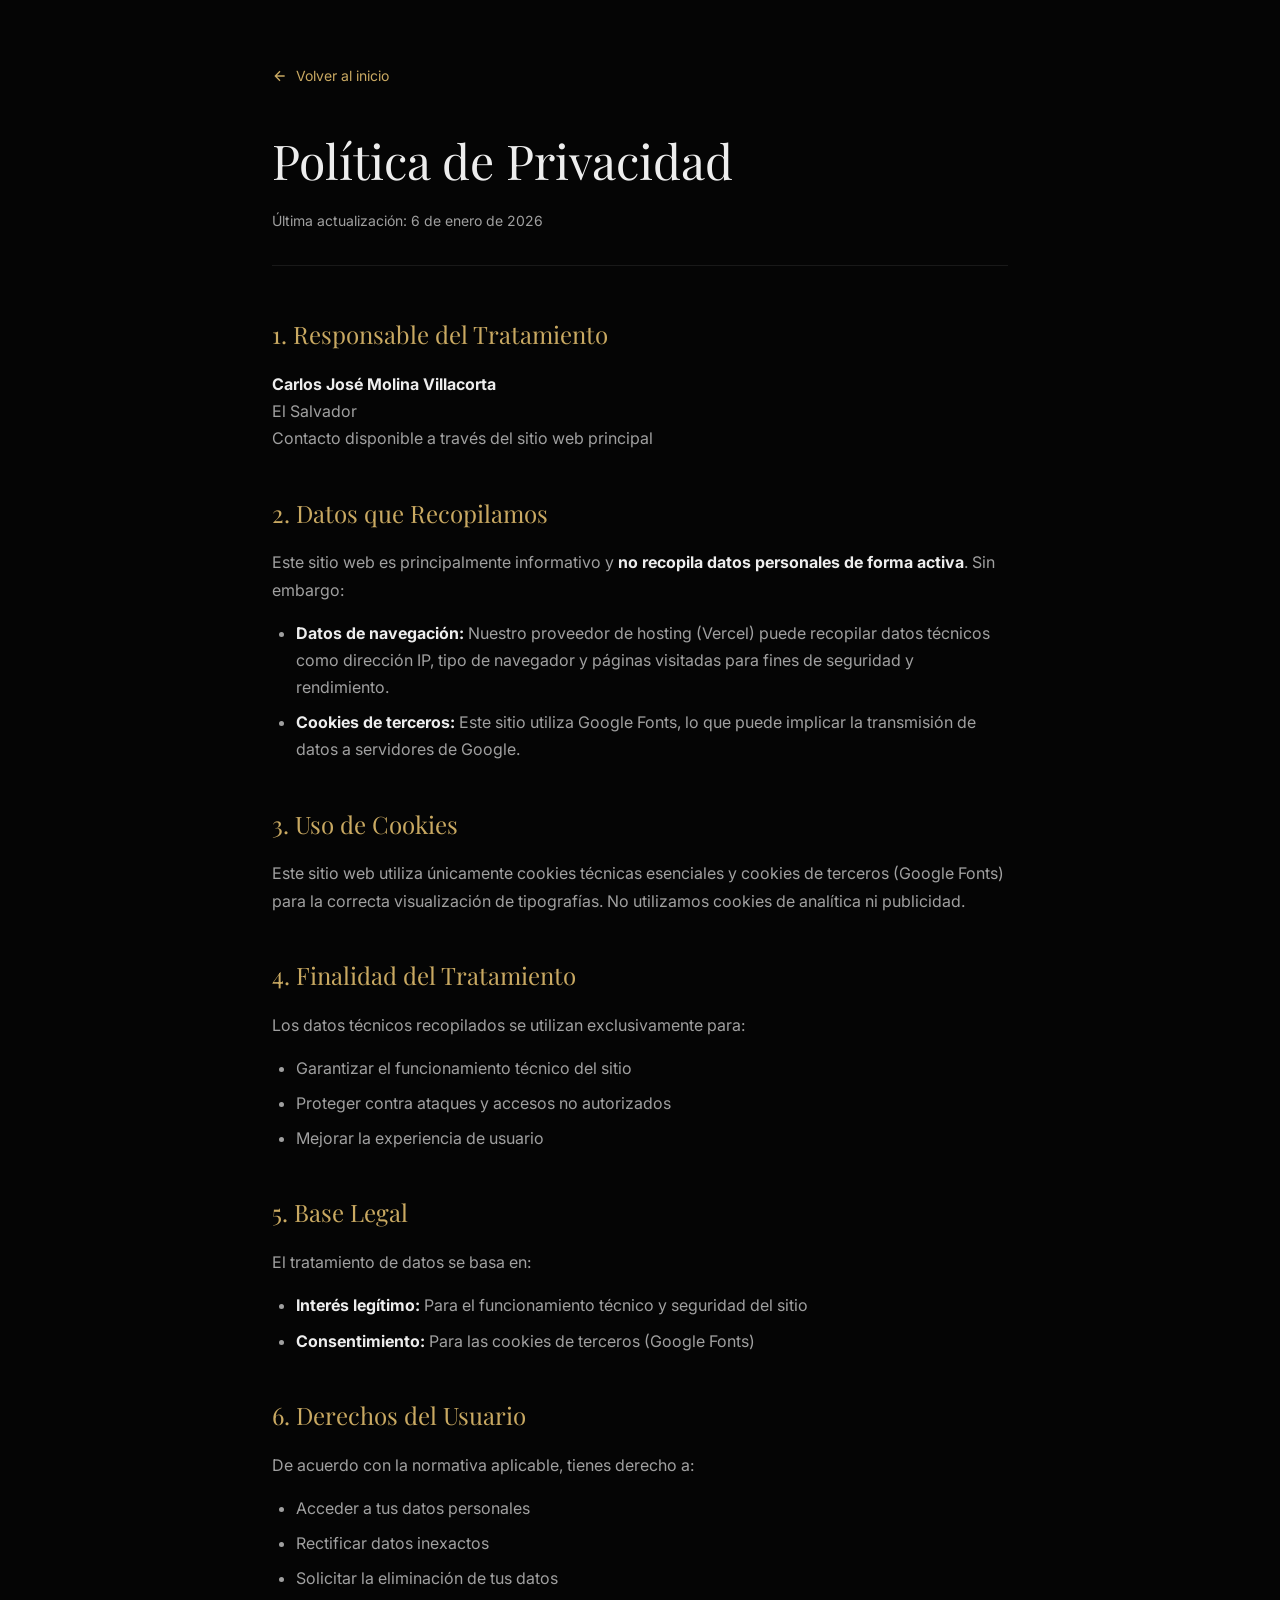
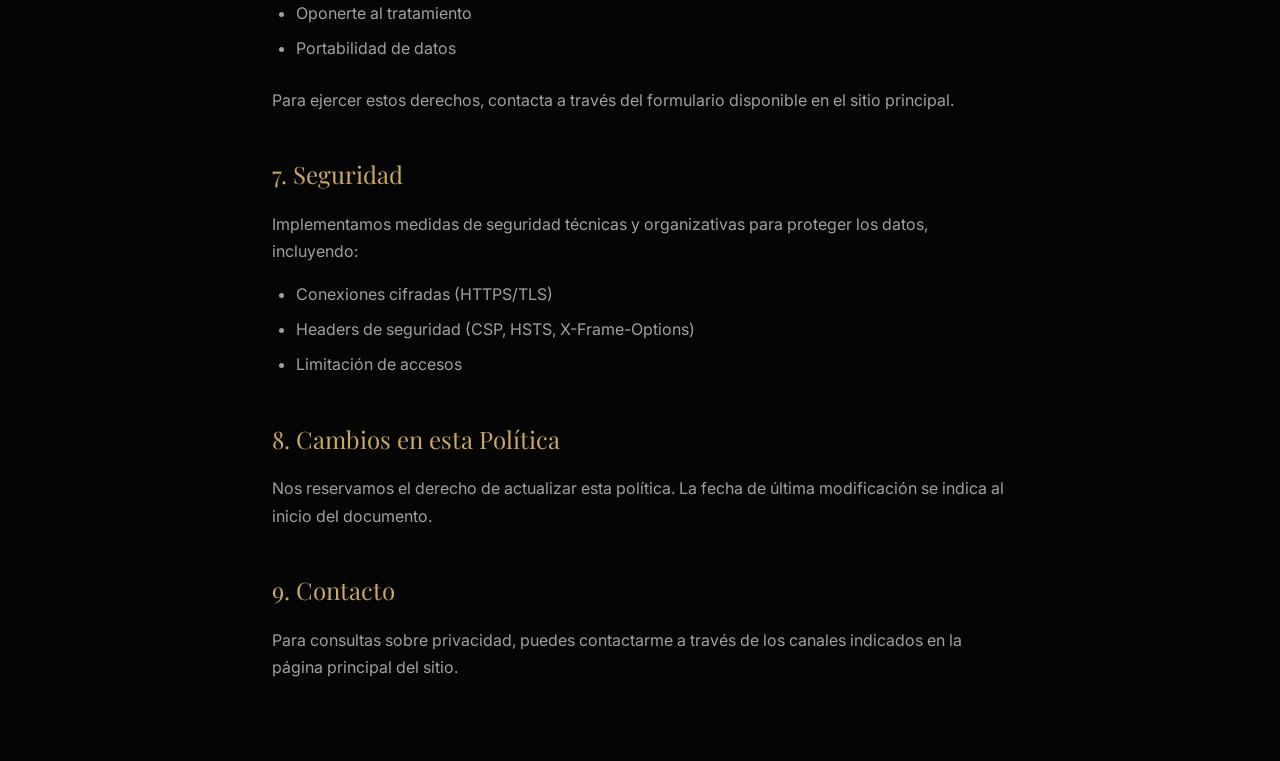
<file: templates/privacy.html>
<!DOCTYPE html>
<html lang="es">

<head>
    <meta charset="UTF-8">
    <meta name="viewport" content="width=device-width, initial-scale=1.0">
    <meta http-equiv="X-UA-Compatible" content="IE=edge">
    <meta name="description"
        content="Política de Privacidad de Carlos José Molina Villacorta. Información sobre el tratamiento de datos personales.">
    <meta name="robots" content="noindex, follow">
    <title>Política de Privacidad | Carlos Molina</title>
    <link rel="canonical" href="https://carlosmolina.vercel.app/privacy">
    <link rel="preconnect" href="https://fonts.googleapis.com">
    <link rel="preconnect" href="https://fonts.gstatic.com" crossorigin>
    <link
        href="https://fonts.googleapis.com/css2?family=Playfair+Display:wght@400;500&family=Inter:wght@400;500&display=swap"
        rel="stylesheet">
    <link rel="icon" type="image/svg+xml" href="/static/favicon.svg">
    <style>
        :root {
            --color-bg: #050505;
            --color-bg-secondary: #0a0a0a;
            --color-text: #EDEDED;
            --color-text-secondary: #A0A0A0;
            --color-accent: #C9A962;
            --color-border: rgba(255, 255, 255, 0.08);
        }

        * {
            margin: 0;
            padding: 0;
            box-sizing: border-box;
        }

        html {
            scroll-behavior: smooth;
        }

        body {
            font-family: 'Inter', sans-serif;
            background: var(--color-bg);
            color: var(--color-text);
            line-height: 1.7;
            font-size: 1rem;
        }

        .container {
            max-width: 800px;
            margin: 0 auto;
            padding: 4rem 2rem;
        }

        .back-link {
            display: inline-flex;
            align-items: center;
            gap: 0.5rem;
            color: var(--color-accent);
            text-decoration: none;
            font-size: 0.875rem;
            margin-bottom: 2rem;
            transition: opacity 0.2s;
        }

        .back-link:hover {
            opacity: 0.8;
        }

        .back-link:focus {
            outline: 2px solid var(--color-accent);
            outline-offset: 2px;
        }

        h1 {
            font-family: 'Playfair Display', serif;
            font-size: clamp(2rem, 5vw, 3rem);
            font-weight: 400;
            margin-bottom: 0.5rem;
        }

        .last-updated {
            color: var(--color-text-secondary);
            font-size: 0.875rem;
            margin-bottom: 3rem;
            padding-bottom: 2rem;
            border-bottom: 1px solid var(--color-border);
        }

        h2 {
            font-family: 'Playfair Display', serif;
            font-size: 1.5rem;
            font-weight: 400;
            margin-top: 2.5rem;
            margin-bottom: 1rem;
            color: var(--color-accent);
        }

        p,
        li {
            color: var(--color-text-secondary);
            margin-bottom: 1rem;
        }

        ul {
            list-style: disc;
            padding-left: 1.5rem;
            margin-bottom: 1.5rem;
        }

        li {
            margin-bottom: 0.5rem;
        }

        a {
            color: var(--color-accent);
        }

        a:focus {
            outline: 2px solid var(--color-accent);
            outline-offset: 2px;
        }

        strong {
            color: var(--color-text);
        }
    </style>
</head>

<body>
    <main class="container" role="main">
        <a href="/" class="back-link">
            <svg width="16" height="16" viewBox="0 0 24 24" fill="none" stroke="currentColor" stroke-width="2">
                <path d="M19 12H5M12 19l-7-7 7-7" />
            </svg>
            Volver al inicio
        </a>

        <h1>Política de Privacidad</h1>
        <p class="last-updated">Última actualización: 6 de enero de 2026</p>

        <h2>1. Responsable del Tratamiento</h2>
        <p>
            <strong>Carlos José Molina Villacorta</strong><br>
            El Salvador<br>
            Contacto disponible a través del sitio web principal
        </p>

        <h2>2. Datos que Recopilamos</h2>
        <p>Este sitio web es principalmente informativo y <strong>no recopila datos personales de forma activa</strong>.
            Sin embargo:</p>
        <ul>
            <li><strong>Datos de navegación:</strong> Nuestro proveedor de hosting (Vercel) puede recopilar datos
                técnicos como dirección IP, tipo de navegador y páginas visitadas para fines de seguridad y rendimiento.
            </li>
            <li><strong>Cookies de terceros:</strong> Este sitio utiliza Google Fonts, lo que puede implicar la
                transmisión de datos a servidores de Google.</li>
        </ul>

        <h2>3. Uso de Cookies</h2>
        <p>Este sitio web utiliza únicamente cookies técnicas esenciales y cookies de terceros (Google Fonts) para la
            correcta visualización de tipografías. No utilizamos cookies de analítica ni publicidad.</p>

        <h2>4. Finalidad del Tratamiento</h2>
        <p>Los datos técnicos recopilados se utilizan exclusivamente para:</p>
        <ul>
            <li>Garantizar el funcionamiento técnico del sitio</li>
            <li>Proteger contra ataques y accesos no autorizados</li>
            <li>Mejorar la experiencia de usuario</li>
        </ul>

        <h2>5. Base Legal</h2>
        <p>El tratamiento de datos se basa en:</p>
        <ul>
            <li><strong>Interés legítimo:</strong> Para el funcionamiento técnico y seguridad del sitio</li>
            <li><strong>Consentimiento:</strong> Para las cookies de terceros (Google Fonts)</li>
        </ul>

        <h2>6. Derechos del Usuario</h2>
        <p>De acuerdo con la normativa aplicable, tienes derecho a:</p>
        <ul>
            <li>Acceder a tus datos personales</li>
            <li>Rectificar datos inexactos</li>
            <li>Solicitar la eliminación de tus datos</li>
            <li>Oponerte al tratamiento</li>
            <li>Portabilidad de datos</li>
        </ul>
        <p>Para ejercer estos derechos, contacta a través del formulario disponible en el sitio principal.</p>

        <h2>7. Seguridad</h2>
        <p>Implementamos medidas de seguridad técnicas y organizativas para proteger los datos, incluyendo:</p>
        <ul>
            <li>Conexiones cifradas (HTTPS/TLS)</li>
            <li>Headers de seguridad (CSP, HSTS, X-Frame-Options)</li>
            <li>Limitación de accesos</li>
        </ul>

        <h2>8. Cambios en esta Política</h2>
        <p>Nos reservamos el derecho de actualizar esta política. La fecha de última modificación se indica al inicio
            del documento.</p>

        <h2>9. Contacto</h2>
        <p>Para consultas sobre privacidad, puedes contactarme a través de los canales indicados en la página principal
            del sitio.</p>
    </main>
</body>

</html>
</file>
